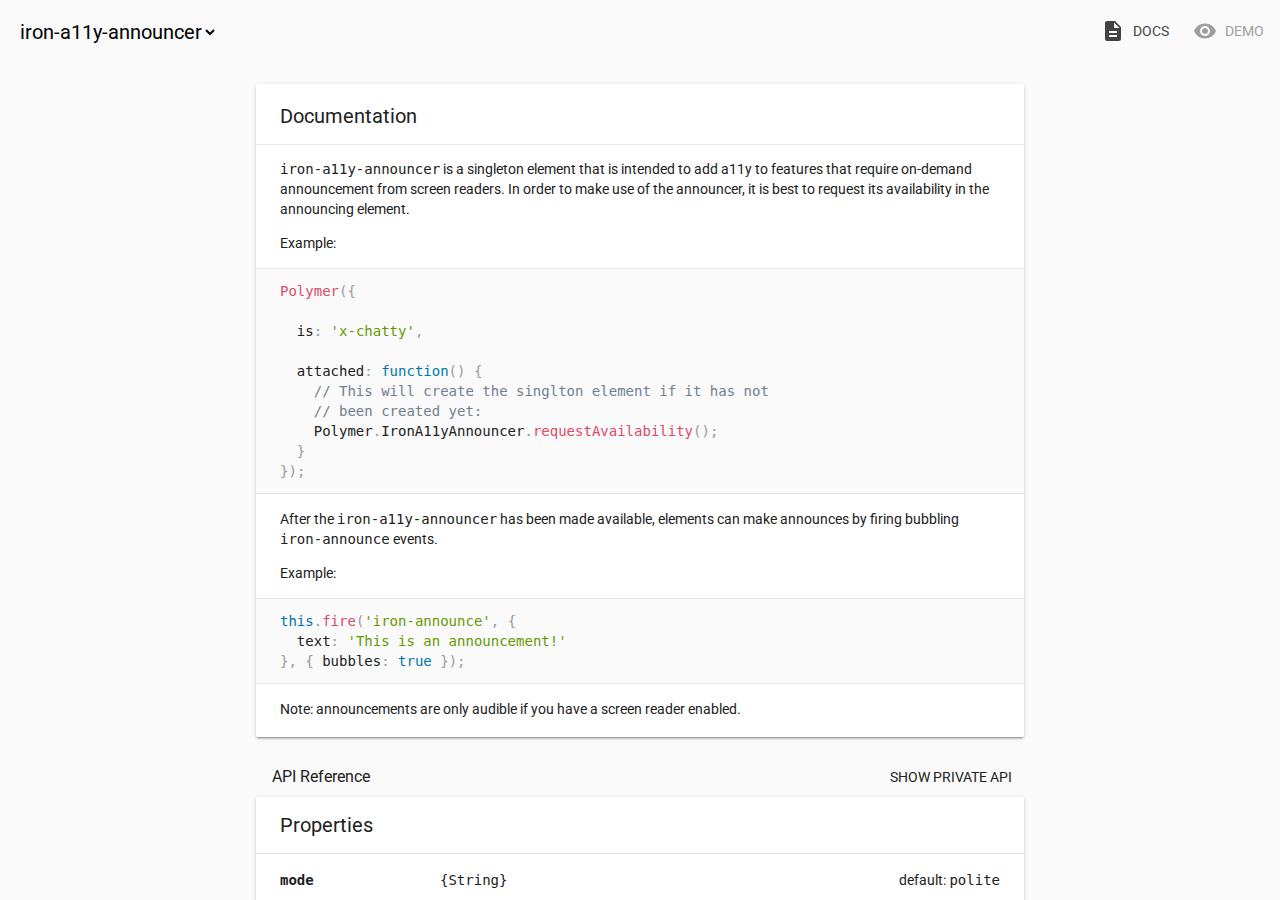
<file: polymer/bower_components/iron-a11y-announcer/index.html>
<!doctype html>
<!--
@license
Copyright (c) 2015 The Polymer Project Authors. All rights reserved.
This code may only be used under the BSD style license found at http://polymer.github.io/LICENSE.txt
The complete set of authors may be found at http://polymer.github.io/AUTHORS.txt
The complete set of contributors may be found at http://polymer.github.io/CONTRIBUTORS.txt
Code distributed by Google as part of the polymer project is also
subject to an additional IP rights grant found at http://polymer.github.io/PATENTS.txt
-->

<html>
<head>

  <title>iron-a11y-announcer</title>
  <meta charset="utf-8">
  <meta name="viewport" content="width=device-width, initial-scale=1.0">

  <script src="../webcomponentsjs/webcomponents-lite.js"></script>
  <link rel="import" href="../iron-component-page/iron-component-page.html">

</head>
<body>

  <iron-component-page></iron-component-page>

</body>
</html>
</file>
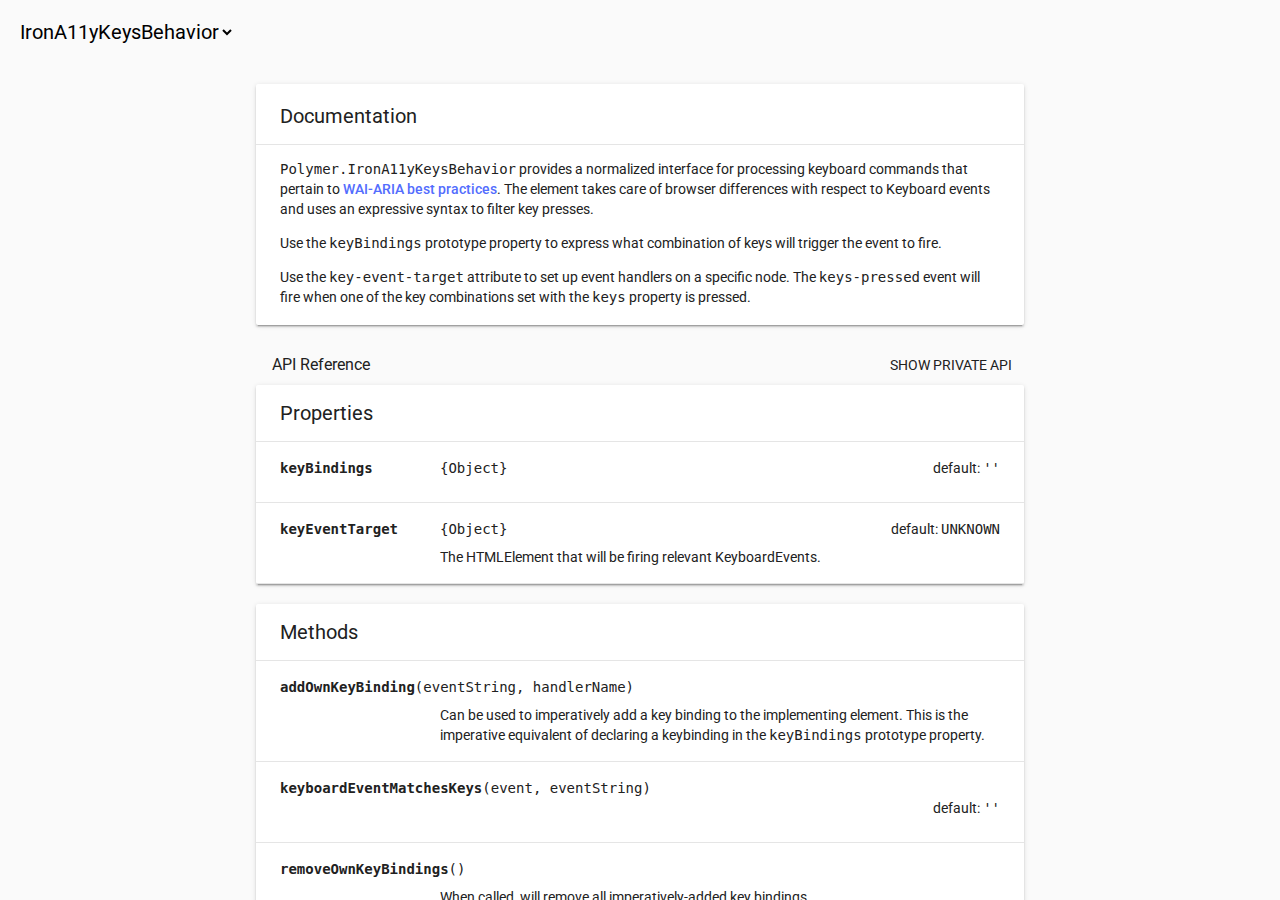
<file: polymer/bower_components/iron-a11y-keys-behavior/index.html>
<!doctype html>
<!--
@license
Copyright (c) 2015 The Polymer Project Authors. All rights reserved.
This code may only be used under the BSD style license found at http://polymer.github.io/LICENSE
The complete set of authors may be found at http://polymer.github.io/AUTHORS
The complete set of contributors may be found at http://polymer.github.io/CONTRIBUTORS
Code distributed by Google as part of the polymer project is also
subject to an additional IP rights grant found at http://polymer.github.io/PATENTS
-->
<html>
<head>

  <title>iron-a11y-keys-behavior</title>
  <script src="../webcomponentsjs/webcomponents-lite.js"></script>
  <link rel="import" href="../iron-component-page/iron-component-page.html">

</head>
<body>

  <iron-component-page></iron-component-page>

</body>
</html>
</file>
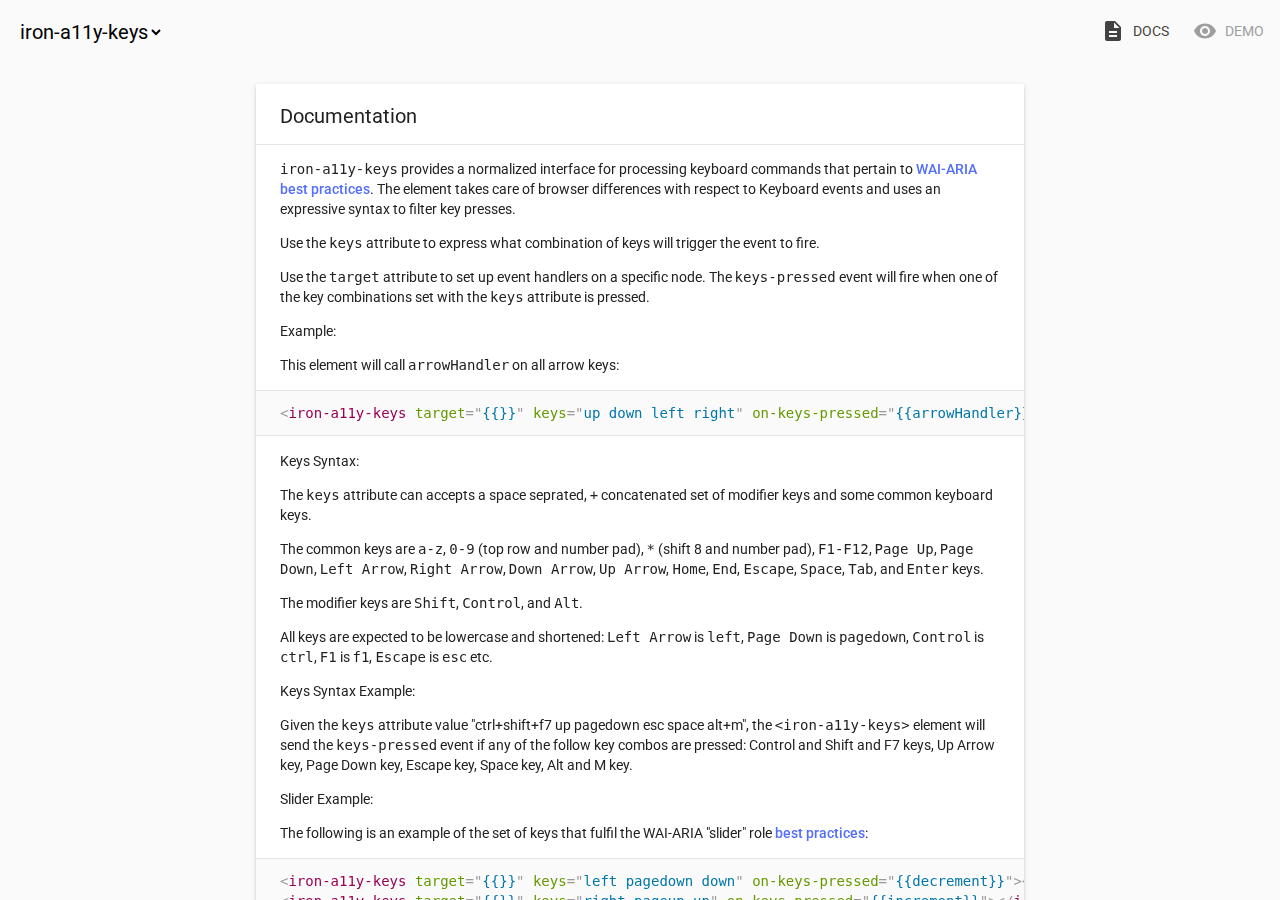
<file: polymer/bower_components/iron-a11y-keys/index.html>
<!doctype html>
<!--
@license
Copyright (c) 2015 The Polymer Project Authors. All rights reserved.
This code may only be used under the BSD style license found at http://polymer.github.io/LICENSE
The complete set of authors may be found at http://polymer.github.io/AUTHORS
The complete set of contributors may be found at http://polymer.github.io/CONTRIBUTORS
Code distributed by Google as part of the polymer project is also
subject to an additional IP rights grant found at http://polymer.github.io/PATENTS
-->
<html>
<head>

  <title>iron-a11y-keys</title>
  <script src="../webcomponentsjs/webcomponents-lite.js"></script>
  <link rel="import" href="../iron-component-page/iron-component-page.html">

</head>
<body>

  <iron-component-page></iron-component-page>

</body>
</html>
</file>
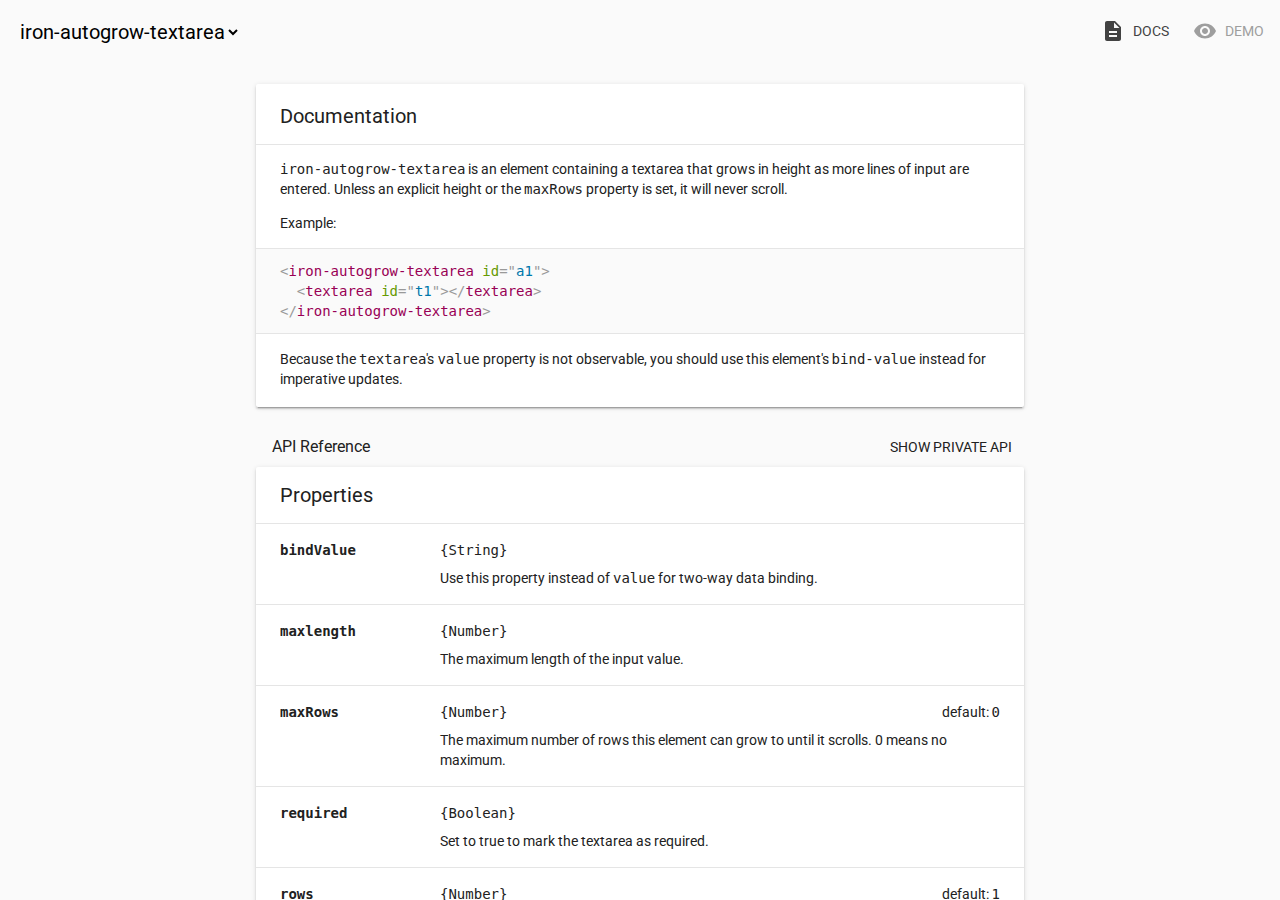
<file: polymer/bower_components/iron-autogrow-textarea/index.html>
<!doctype html>
<!--
@license
Copyright (c) 2015 The Polymer Project Authors. All rights reserved.
This code may only be used under the BSD style license found at http://polymer.github.io/LICENSE.txt
The complete set of authors may be found at http://polymer.github.io/AUTHORS.txt
The complete set of contributors may be found at http://polymer.github.io/CONTRIBUTORS.txt
Code distributed by Google as part of the polymer project is also
subject to an additional IP rights grant found at http://polymer.github.io/PATENTS.txt
-->
<html>
  <head>

    <meta charset="utf-8">
    <meta name="viewport" content="width=device-width, minimum-scale=1.0, initial-scale=1.0, user-scalable=yes">

    <title>iron-autogrow-textarea</title>

    <script src="../webcomponentsjs/webcomponents-lite.js"></script>

    <link rel="import" href="../polymer/polymer.html">
    <link rel="import" href="../iron-component-page/iron-component-page.html">

  </head>
  <body>

    <iron-component-page></iron-component-page>

  </body>
</html>
</file>
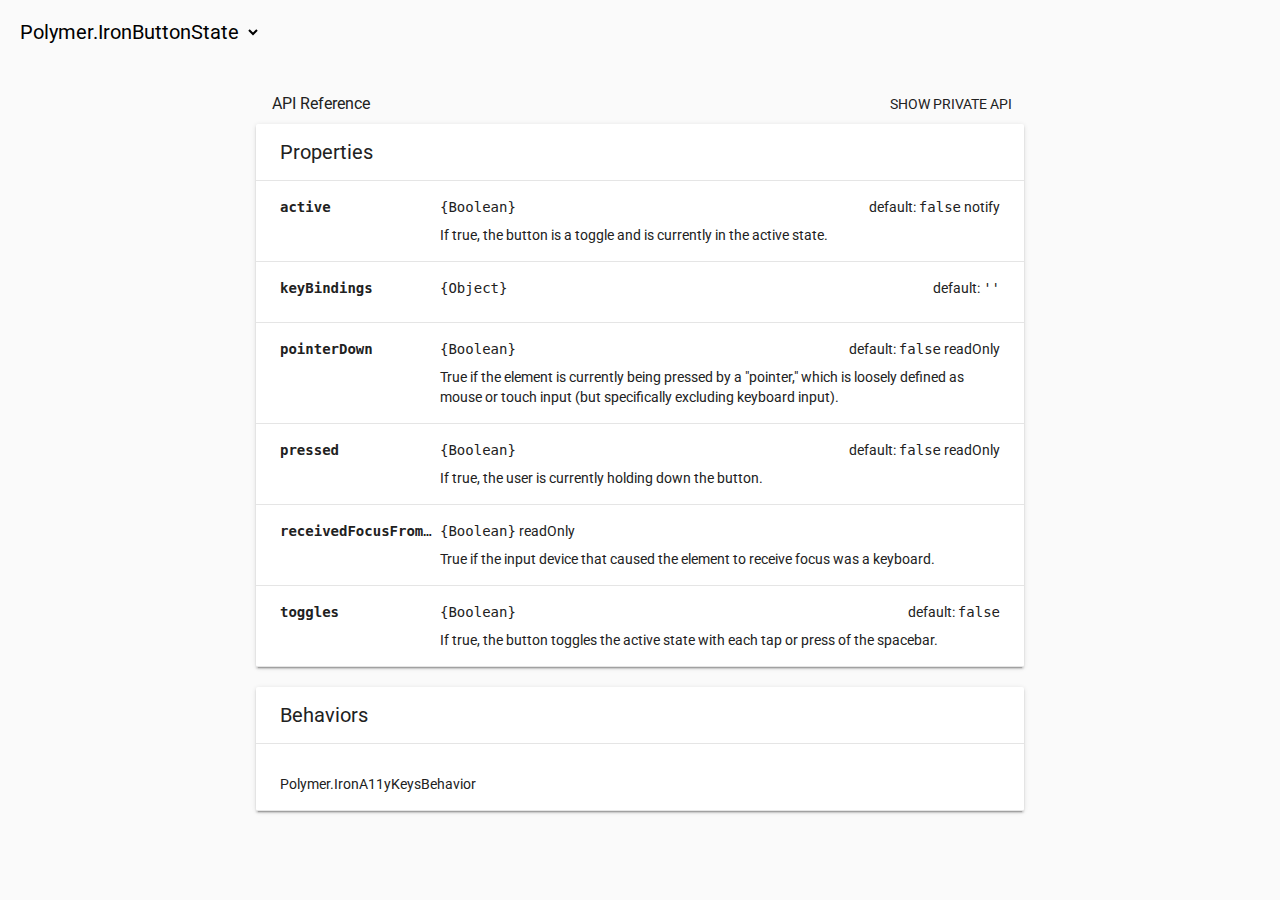
<file: polymer/bower_components/iron-behaviors/index.html>
<!doctype html>
<!--
@license
Copyright (c) 2015 The Polymer Project Authors. All rights reserved.
This code may only be used under the BSD style license found at http://polymer.github.io/LICENSE.txt
The complete set of authors may be found at http://polymer.github.io/AUTHORS.txt
The complete set of contributors may be found at http://polymer.github.io/CONTRIBUTORS.txt
Code distributed by Google as part of the polymer project is also
subject to an additional IP rights grant found at http://polymer.github.io/PATENTS.txt
-->
<html>
<head>

  <title>Iron Behaviors</title>
  <meta charset="utf-8">
  <meta name="viewport" content="width=device-width, initial-scale=1.0">

  <script src="../webcomponentsjs/webcomponents-lite.js"></script>
  <link rel="import" href="../iron-component-page/iron-component-page.html">

</head>
<body>

  <iron-component-page src="iron-button-state.html"></iron-component-page>

</body>
</html>
</file>
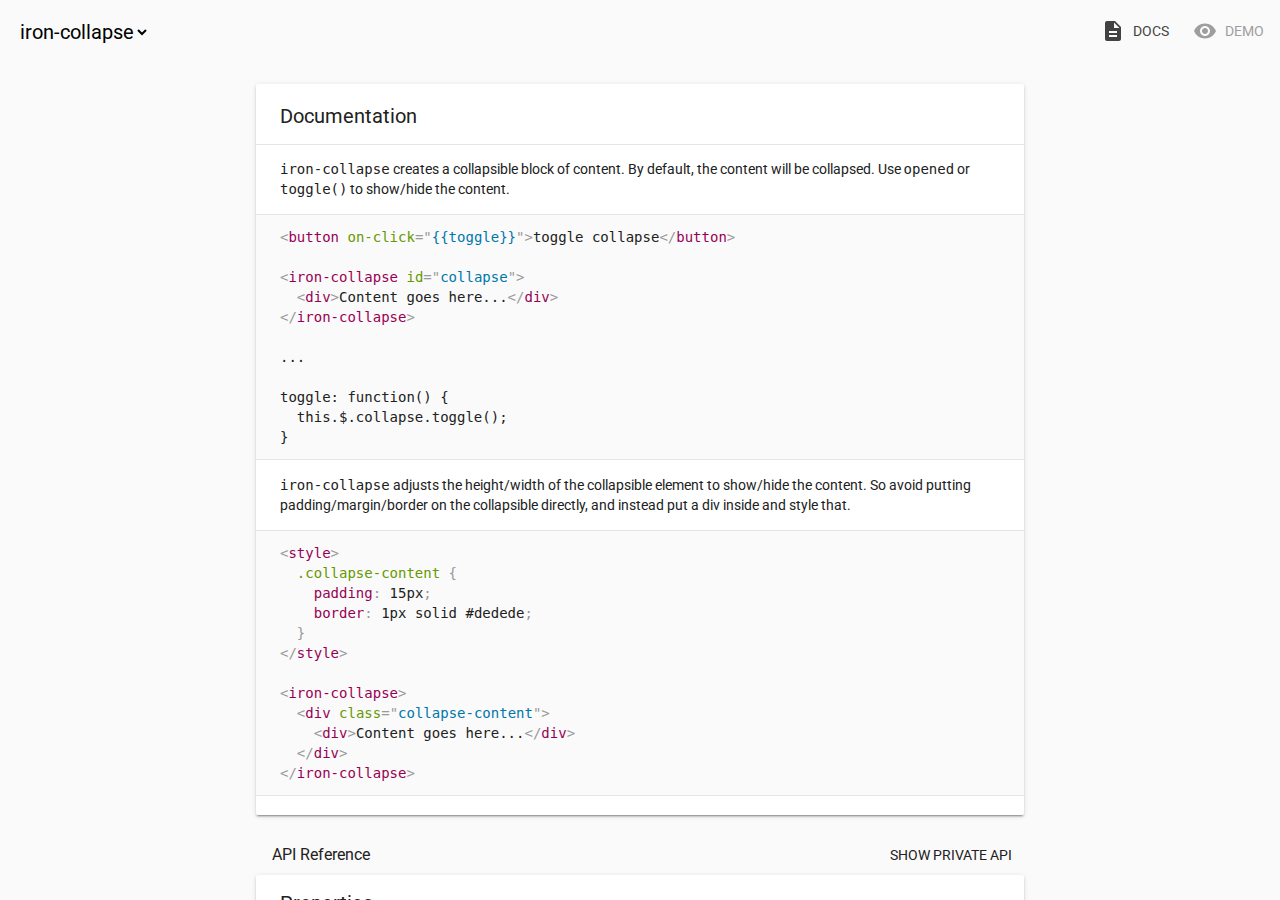
<file: polymer/bower_components/iron-collapse/index.html>
<!doctype html>
<!--
@license
Copyright (c) 2015 The Polymer Project Authors. All rights reserved.
This code may only be used under the BSD style license found at http://polymer.github.io/LICENSE.txt
The complete set of authors may be found at http://polymer.github.io/AUTHORS.txt
The complete set of contributors may be found at http://polymer.github.io/CONTRIBUTORS.txt
Code distributed by Google as part of the polymer project is also
subject to an additional IP rights grant found at http://polymer.github.io/PATENTS.txt
-->

<html>
  <head>

    <meta charset="utf-8">
    <meta name="viewport" content="width=device-width, minimum-scale=1.0, initial-scale=1.0, user-scalable=yes">

    <title>iron-collapse</title>

    <script src="../webcomponentsjs/webcomponents-lite.js"></script>

    <link rel="import" href="../polymer/polymer.html">
    <link rel="import" href="../iron-component-page/iron-component-page.html">

  </head>
  <body>

    <iron-component-page></iron-component-page>

  </body>
</html>
</file>
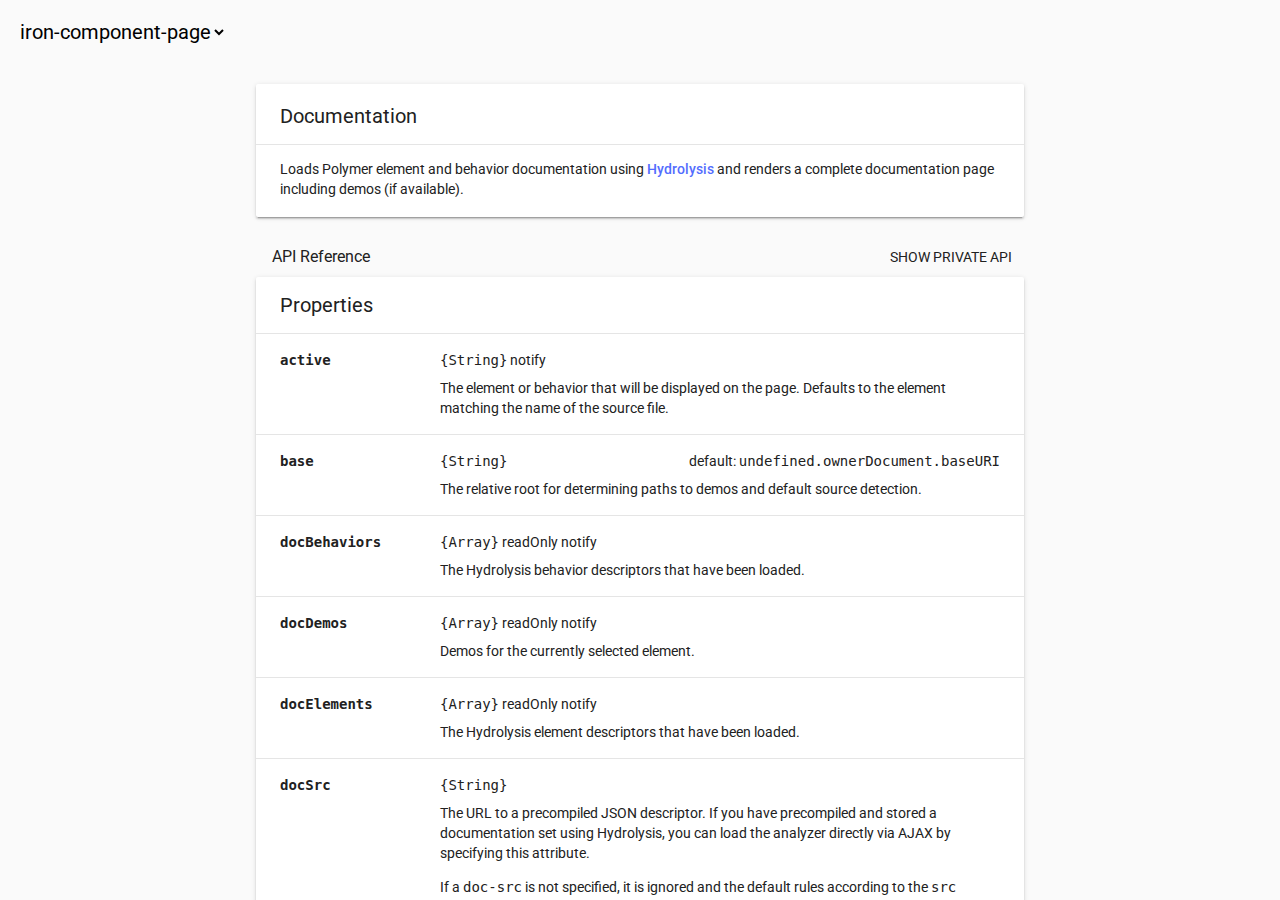
<file: polymer/bower_components/iron-component-page/index.html>
<!doctype html>
<!--
@license
Copyright (c) 2015 The Polymer Project Authors. All rights reserved.
This code may only be used under the BSD style license found at http://polymer.github.io/LICENSE
The complete set of authors may be found at http://polymer.github.io/AUTHORS
The complete set of contributors may be found at http://polymer.github.io/CONTRIBUTORS
Code distributed by Google as part of the polymer project is also
subject to an additional IP rights grant found at http://polymer.github.io/PATENTS
-->
<html>
<head>

  <meta charset="utf-8">
  <meta name="viewport" content="width=device-width, initial-scale=1.0">

  <script src="../webcomponentsjs/webcomponents-lite.js"></script>
  <link rel="import" href="../iron-component-page/iron-component-page.html">
</head>
<body>

  <iron-component-page></iron-component-page>

</body>
</html>
</file>
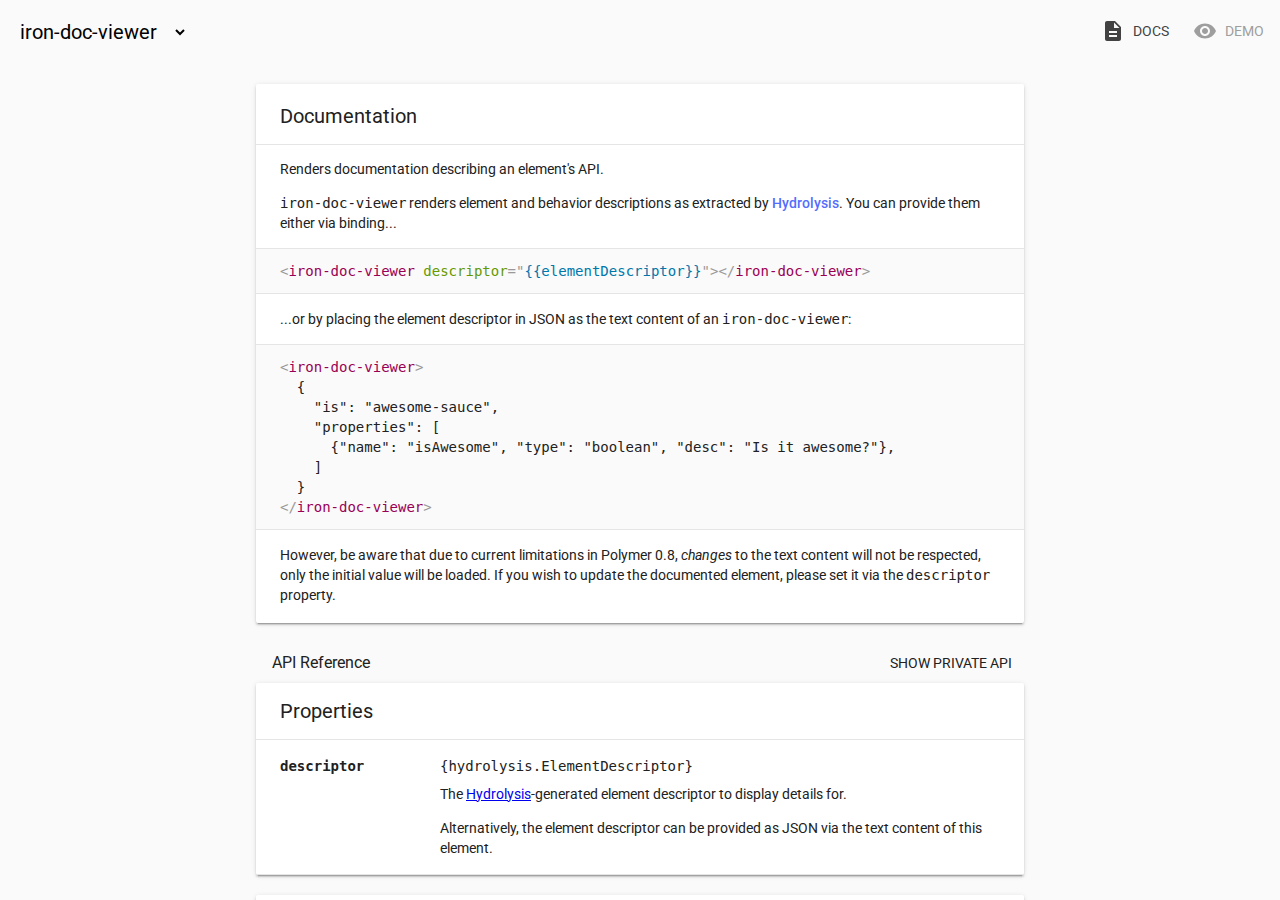
<file: polymer/bower_components/iron-doc-viewer/index.html>
<!doctype html>
<!--
Copyright (c) 2014 The Polymer Project Authors. All rights reserved.
This code may only be used under the BSD style license found at http://polymer.github.io/LICENSE
The complete set of authors may be found at http://polymer.github.io/AUTHORS
The complete set of contributors may be found at http://polymer.github.io/CONTRIBUTORS
Code distributed by Google as part of the polymer project is also
subject to an additional IP rights grant found at http://polymer.github.io/PATENTS
-->
<html>
<head>

  <meta charset="utf-8">
  <meta name="viewport" content="width=device-width, initial-scale=1.0">

  <script src="../webcomponentsjs/webcomponents-lite.js"></script>
  <link rel="import" href="../iron-component-page/iron-component-page.html">

</head>
<body>

  <iron-component-page></iron-component-page>

</body>
</html>
</file>
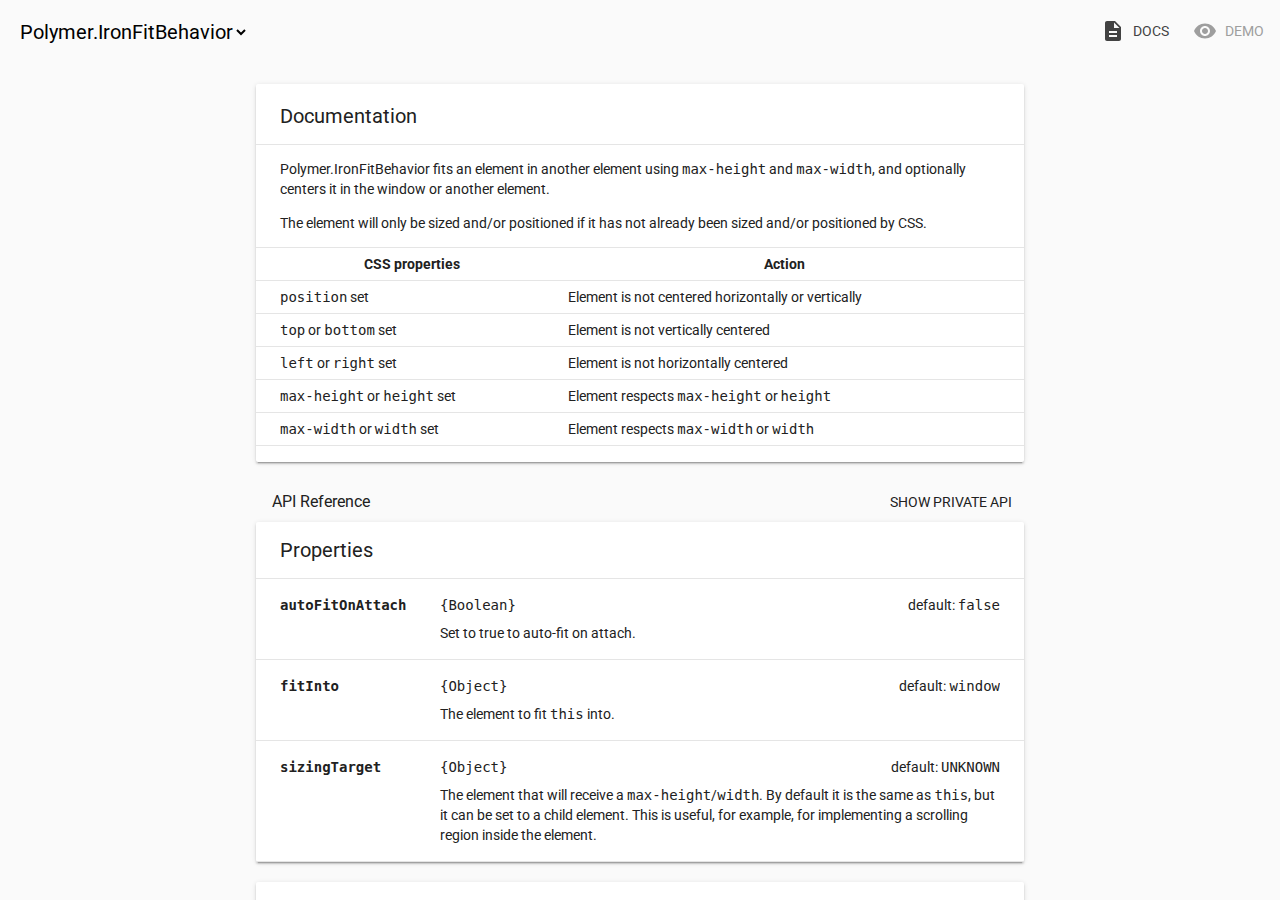
<file: polymer/bower_components/iron-fit-behavior/index.html>
<!doctype html>
<!--
@license
Copyright (c) 2015 The Polymer Project Authors. All rights reserved.
This code may only be used under the BSD style license found at http://polymer.github.io/LICENSE.txt
The complete set of authors may be found at http://polymer.github.io/AUTHORS.txt
The complete set of contributors may be found at http://polymer.github.io/CONTRIBUTORS.txt
Code distributed by Google as part of the polymer project is also
subject to an additional IP rights grant found at http://polymer.github.io/PATENTS.txt
-->
<html>
<head>

  <meta charset="utf-8">
  <meta name="viewport" content="width=device-width, minimum-scale=1.0, initial-scale=1.0, user-scalable=yes">

  <title>iron-fit-behavior</title>

  <script src="../webcomponentsjs/webcomponents-lite.js"></script>

  <link rel="import" href="../polymer/polymer.html">
  <link rel="import" href="../iron-component-page/iron-component-page.html">

</head>
<body>

  <iron-component-page></iron-component-page>

</body>
</html>
</file>
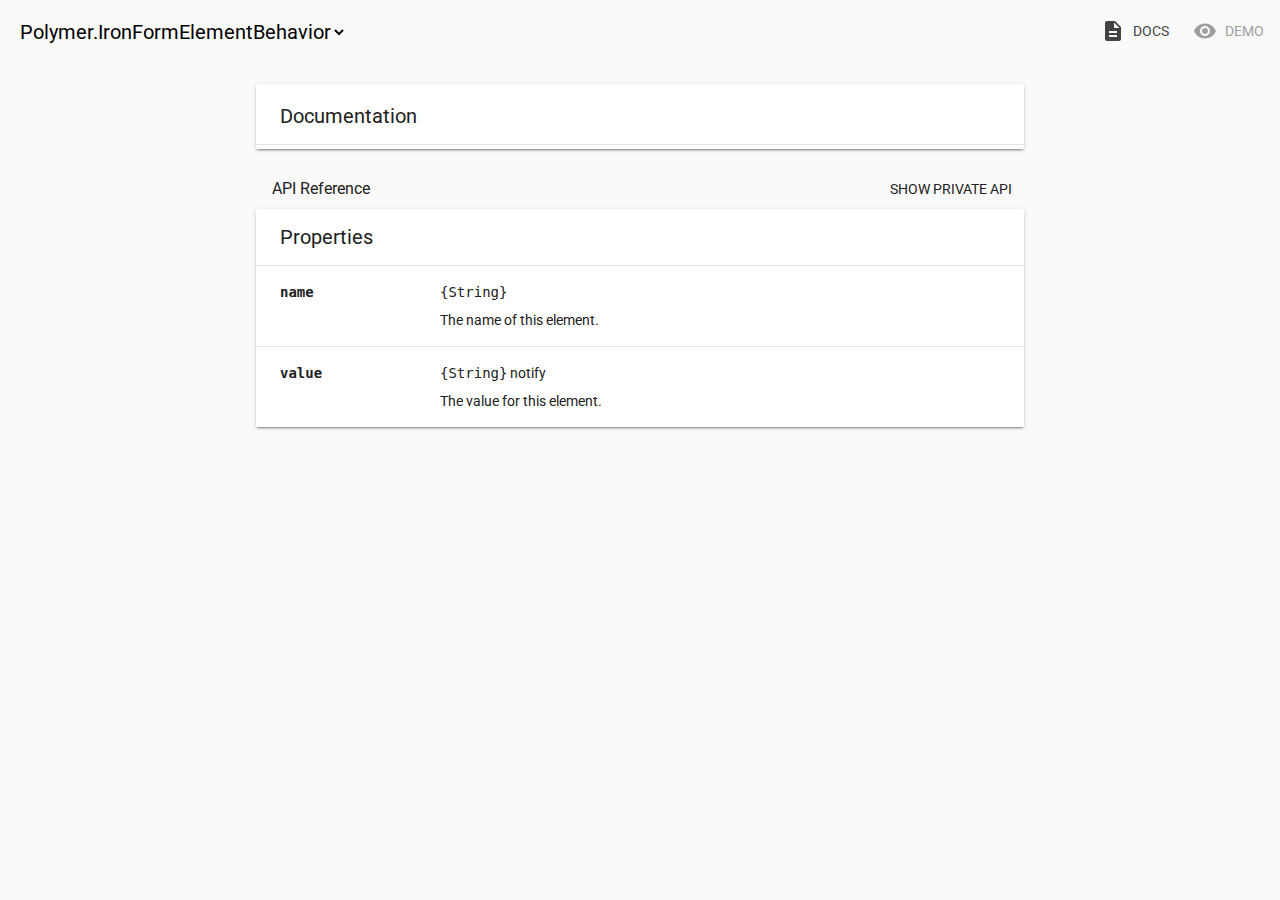
<file: polymer/bower_components/iron-form-element-behavior/index.html>
<!doctype html>
<!--
@license
Copyright (c) 2015 The Polymer Project Authors. All rights reserved.
This code may only be used under the BSD style license found at http://polymer.github.io/LICENSE.txt
The complete set of authors may be found at http://polymer.github.io/AUTHORS.txt
The complete set of contributors may be found at http://polymer.github.io/CONTRIBUTORS.txt
Code distributed by Google as part of the polymer project is also
subject to an additional IP rights grant found at http://polymer.github.io/PATENTS.txt
-->
<html>
<head>

  <meta charset="utf-8">
  <meta name="viewport" content="width=device-width, minimum-scale=1.0, initial-scale=1.0, user-scalable=yes">

  <title>iron-form-element-behavior</title>

  <script src="../webcomponentsjs/webcomponents-lite.js"></script>

  <link rel="import" href="../polymer/polymer.html">
  <link rel="import" href="../iron-component-page/iron-component-page.html">

</head>
<body>

  <iron-component-page></iron-component-page>

</body>
</html>
</file>
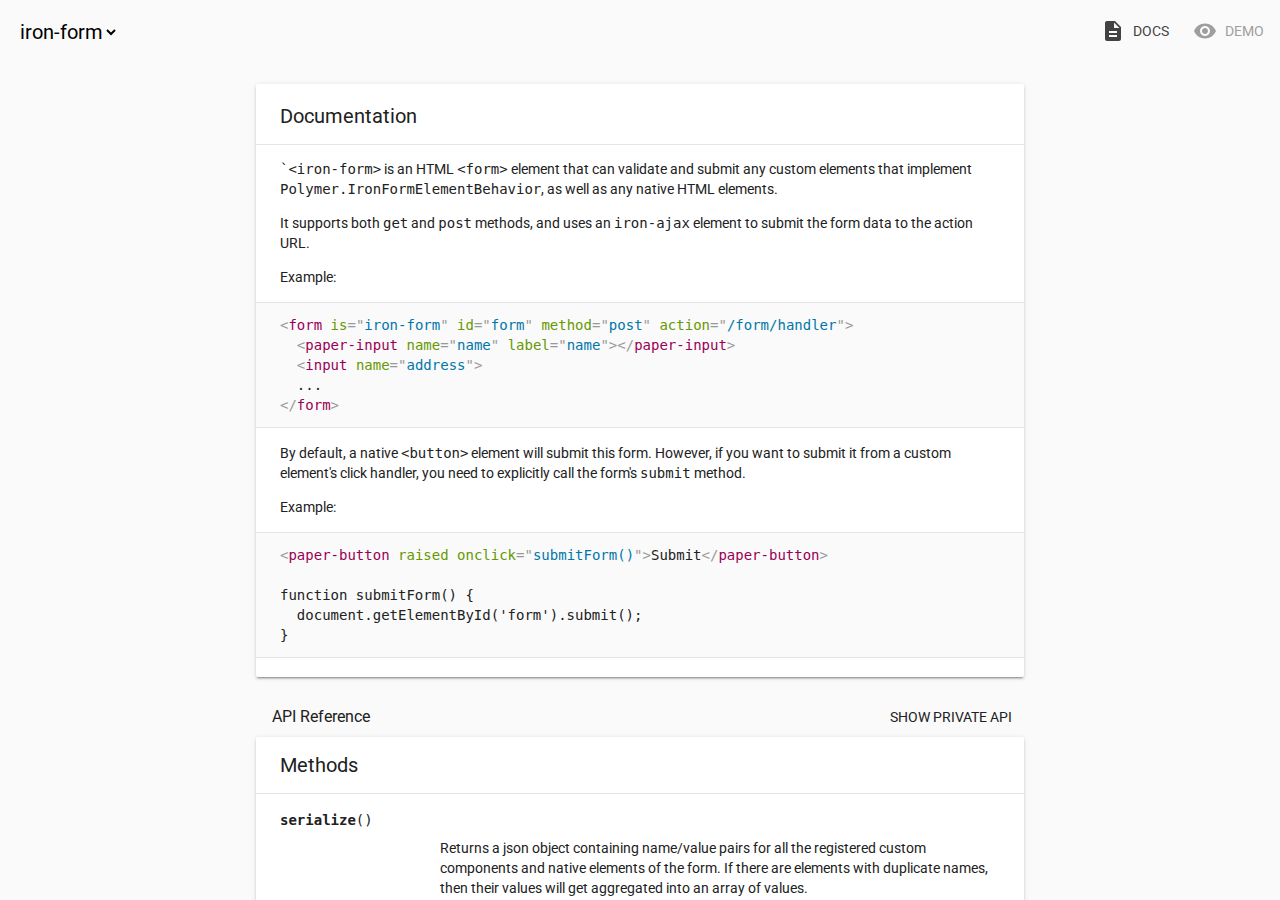
<file: polymer/bower_components/iron-form/index.html>
<!doctype html>
<!--
@license
Copyright (c) 2015 The Polymer Project Authors. All rights reserved.
This code may only be used under the BSD style license found at http://polymer.github.io/LICENSE.txt
The complete set of authors may be found at http://polymer.github.io/AUTHORS.txt
The complete set of contributors may be found at http://polymer.github.io/CONTRIBUTORS.txt
Code distributed by Google as part of the polymer project is also
subject to an additional IP rights grant found at http://polymer.github.io/PATENTS.txt
-->
<html>
<head>

  <meta charset="utf-8">
  <meta name="viewport" content="width=device-width, minimum-scale=1.0, initial-scale=1.0, user-scalable=yes">

  <title>iron-form</title>

  <script src="../webcomponentsjs/webcomponents-lite.js"></script>

  <link rel="import" href="../polymer/polymer.html">
  <link rel="import" href="../iron-component-page/iron-component-page.html">

</head>
<body>

  <iron-component-page></iron-component-page>

</body>
</html>
</file>
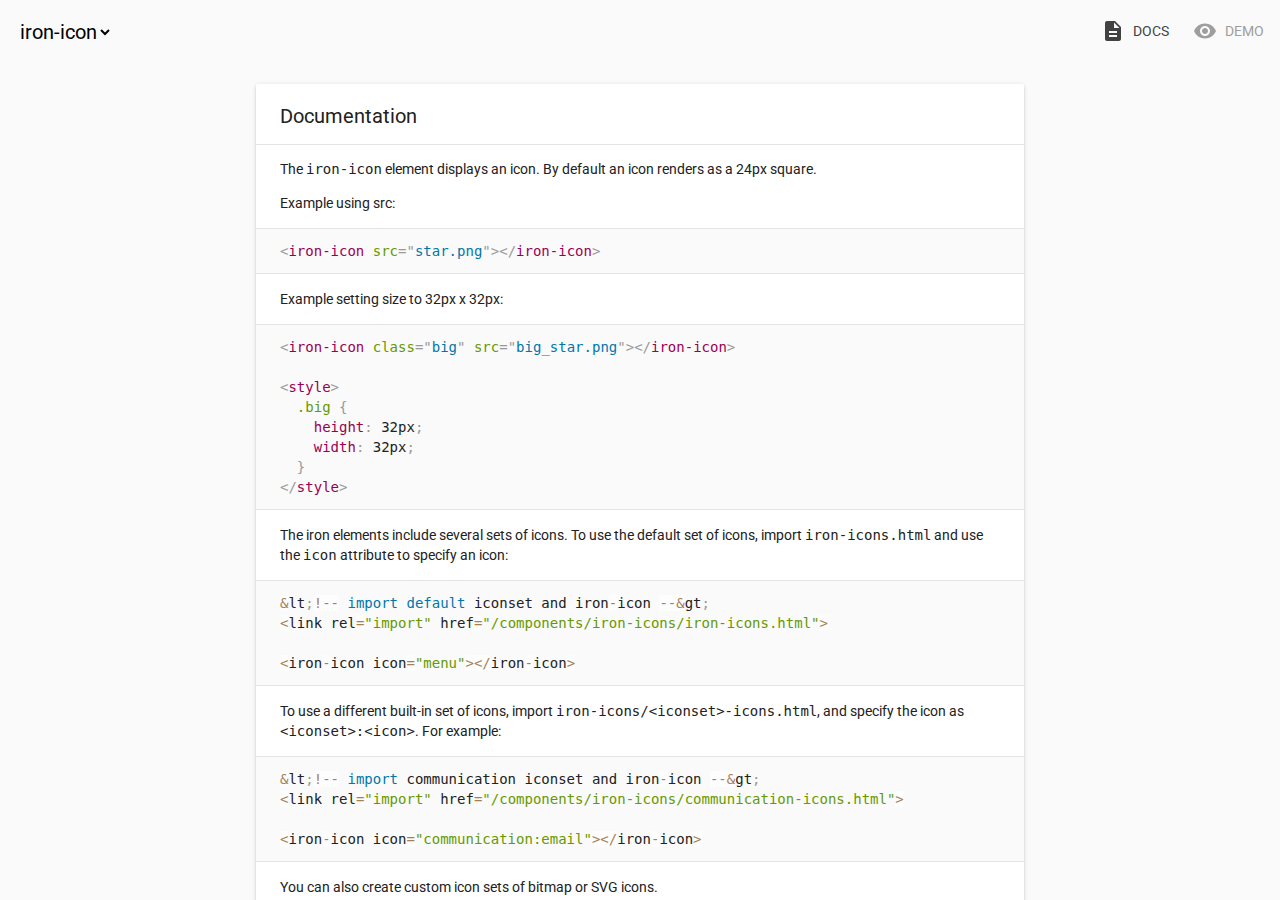
<file: polymer/bower_components/iron-icon/index.html>
<!doctype html>
<!--
@license
Copyright (c) 2015 The Polymer Project Authors. All rights reserved.
This code may only be used under the BSD style license found at http://polymer.github.io/LICENSE
The complete set of authors may be found at http://polymer.github.io/AUTHORS
The complete set of contributors may be found at http://polymer.github.io/CONTRIBUTORS
Code distributed by Google as part of the polymer project is also
subject to an additional IP rights grant found at http://polymer.github.io/PATENTS
-->
<html>
<head>

  <meta charset="utf-8">
  <meta name="viewport" content="width=device-width, initial-scale=1.0">

  <script src="../webcomponentsjs/webcomponents-lite.js"></script>
  <link rel="import" href="../iron-component-page/iron-component-page.html">

</head>
<body>

  <iron-component-page></iron-component-page>

</body>
</html>
</file>
